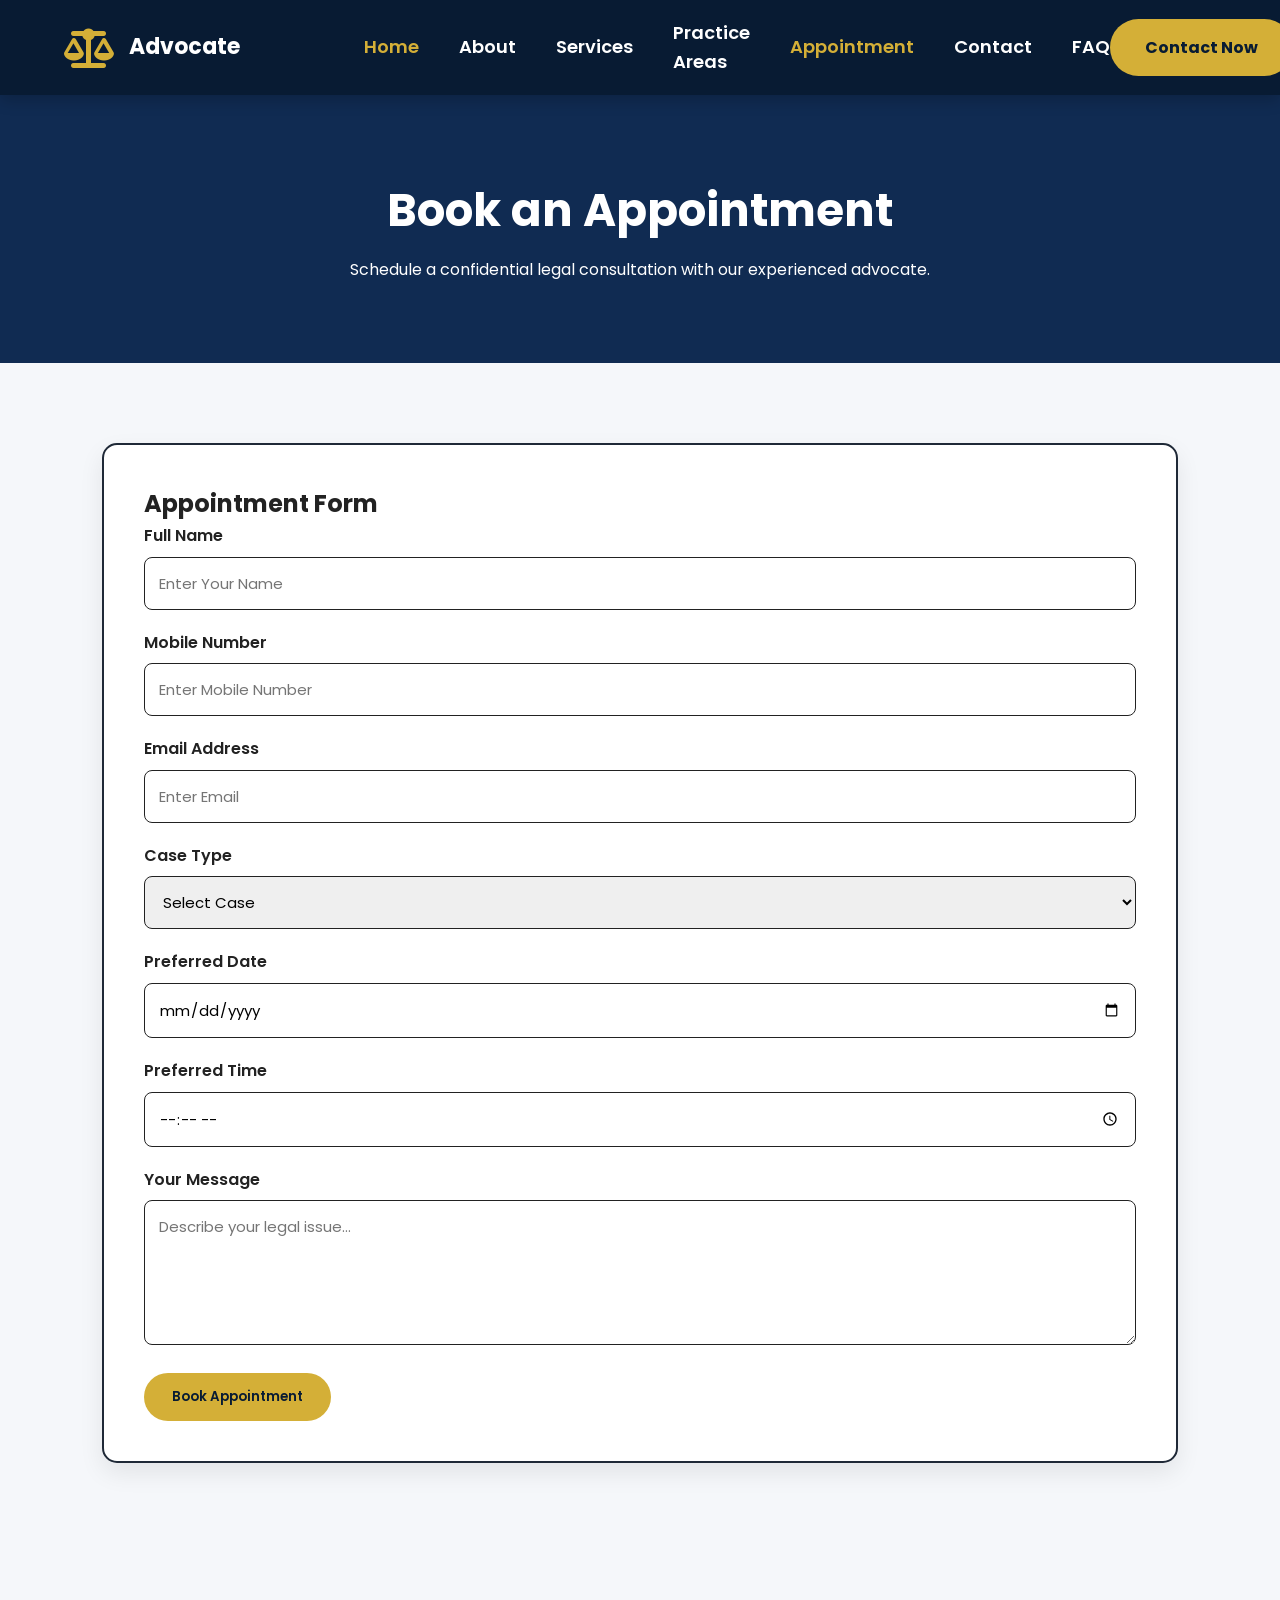
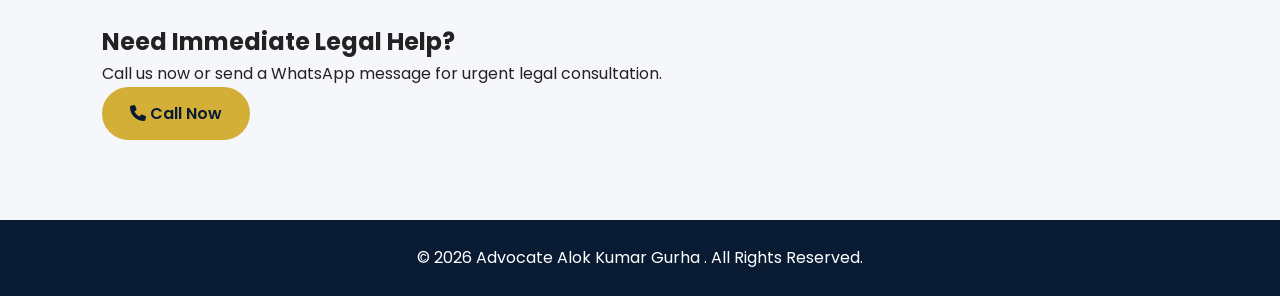
<file: appointment.html>
<!DOCTYPE html>
<html lang="en">
<head>
    <meta charset="UTF-8">
    <meta name="viewport" content="width=device-width, initial-scale=1.0">
<title>Advocate Alok Kumar Gurha | Legal Services</title>
<link rel="icon" href="images/favicon.png">
<link rel="stylesheet" href="css/style.css">
<link rel="stylesheet" href="css/responsive.css">

    <link href="https://fonts.googleapis.com/css2?family=Poppins:wght@300;400;500;600;700&display=swap" rel="stylesheet">

    <link rel="stylesheet"
    href="https://cdnjs.cloudflare.com/ajax/libs/font-awesome/6.7.2/css/all.min.css">
</head>
<body>

<!-- Header -->

<header>

    <div class="logo">
        <i class="fa-solid fa-scale-balanced"></i>
        <h2>Advocate</h2>
    </div>

    <nav>
        <ul>
           <li><a href="index.html" class="active">Home</a></li>
            <li><a href="about.html">About</a></li>
            <li><a href="services.html">Services</a></li>
            <li><a href="practice.html">Practice Areas</a></li>
            <li><a href="appointment.html" class="active">Appointment</a></li>
            <li><a href="contact.html">Contact</a></li>
            <li><a href="faq.html">FAQ</a></li>
        </ul>
    </nav>

    <a href="contact.html" class="btn">Contact Now</a>

</header>

<!-- Banner -->

<section class="page-banner">

    <h1>Book an Appointment</h1>

    <p>
        Schedule a confidential legal consultation with our experienced advocate.
    </p>

</section>

<!-- Appointment Form -->

<section class="appointment-section">

<div class="appointment-container">

    <h2>Appointment Form</h2>

    <form action="https://formspree.io/f/xwlevrlg" method="POST">

        <div class="form-group">

            <label>Full Name</label>

            <input
                type="text"
                name="name"
                placeholder="Enter Your Name"
                required>

        </div>

        <div class="form-group">

            <label>Mobile Number</label>

            <input
                type="tel"
                name="mobile"
                placeholder="Enter Mobile Number"
                required>

        </div>

        <div class="form-group">

            <label>Email Address</label>

            <input
                type="email"
                name="email"
                placeholder="Enter Email"
                required>

        </div>

        <div class="form-group">

            <label>Case Type</label>

            <select name="case_type" required>

                <option value="">Select Case</option>

                <option>Civil Case</option>
               
                <option>Property Case</option>
                <option>Family Case</option>
                <option>Consumer Case</option>
                <option>Corporate Law</option>
               
            </select>

        </div>

        <div class="form-group">

            <label>Preferred Date</label>

            <input
                type="date"
                name="preferred_date"
                required>

        </div>

        <div class="form-group">

            <label>Preferred Time</label>

            <input
                type="time"
                name="preferred_time"
                required>

        </div>

        <div class="form-group">

            <label>Your Message</label>

            <textarea
                name="message"
                rows="5"
                placeholder="Describe your legal issue..."
                required></textarea>

        </div>

        <button type="submit" class="btn">
            Book Appointment
        </button>

    </form>

</div>

</section>

<!-- Contact Info -->

<section class="consultation">

    <h2>Need Immediate Legal Help?</h2>

    <p>
        Call us now or send a WhatsApp message for urgent legal consultation.
    </p>

    <a href="tel:+919999999999" class="btn">
        <i class="fa-solid fa-phone"></i>
        Call Now
    </a>

</section>

<!-- Footer -->

<footer>

    <p>
        © 2026 Advocate Alok Kumar Gurha . All Rights Reserved.
    </p>

</footer>

<script src="js/script.js"></script>

</body>
</html>
</file>
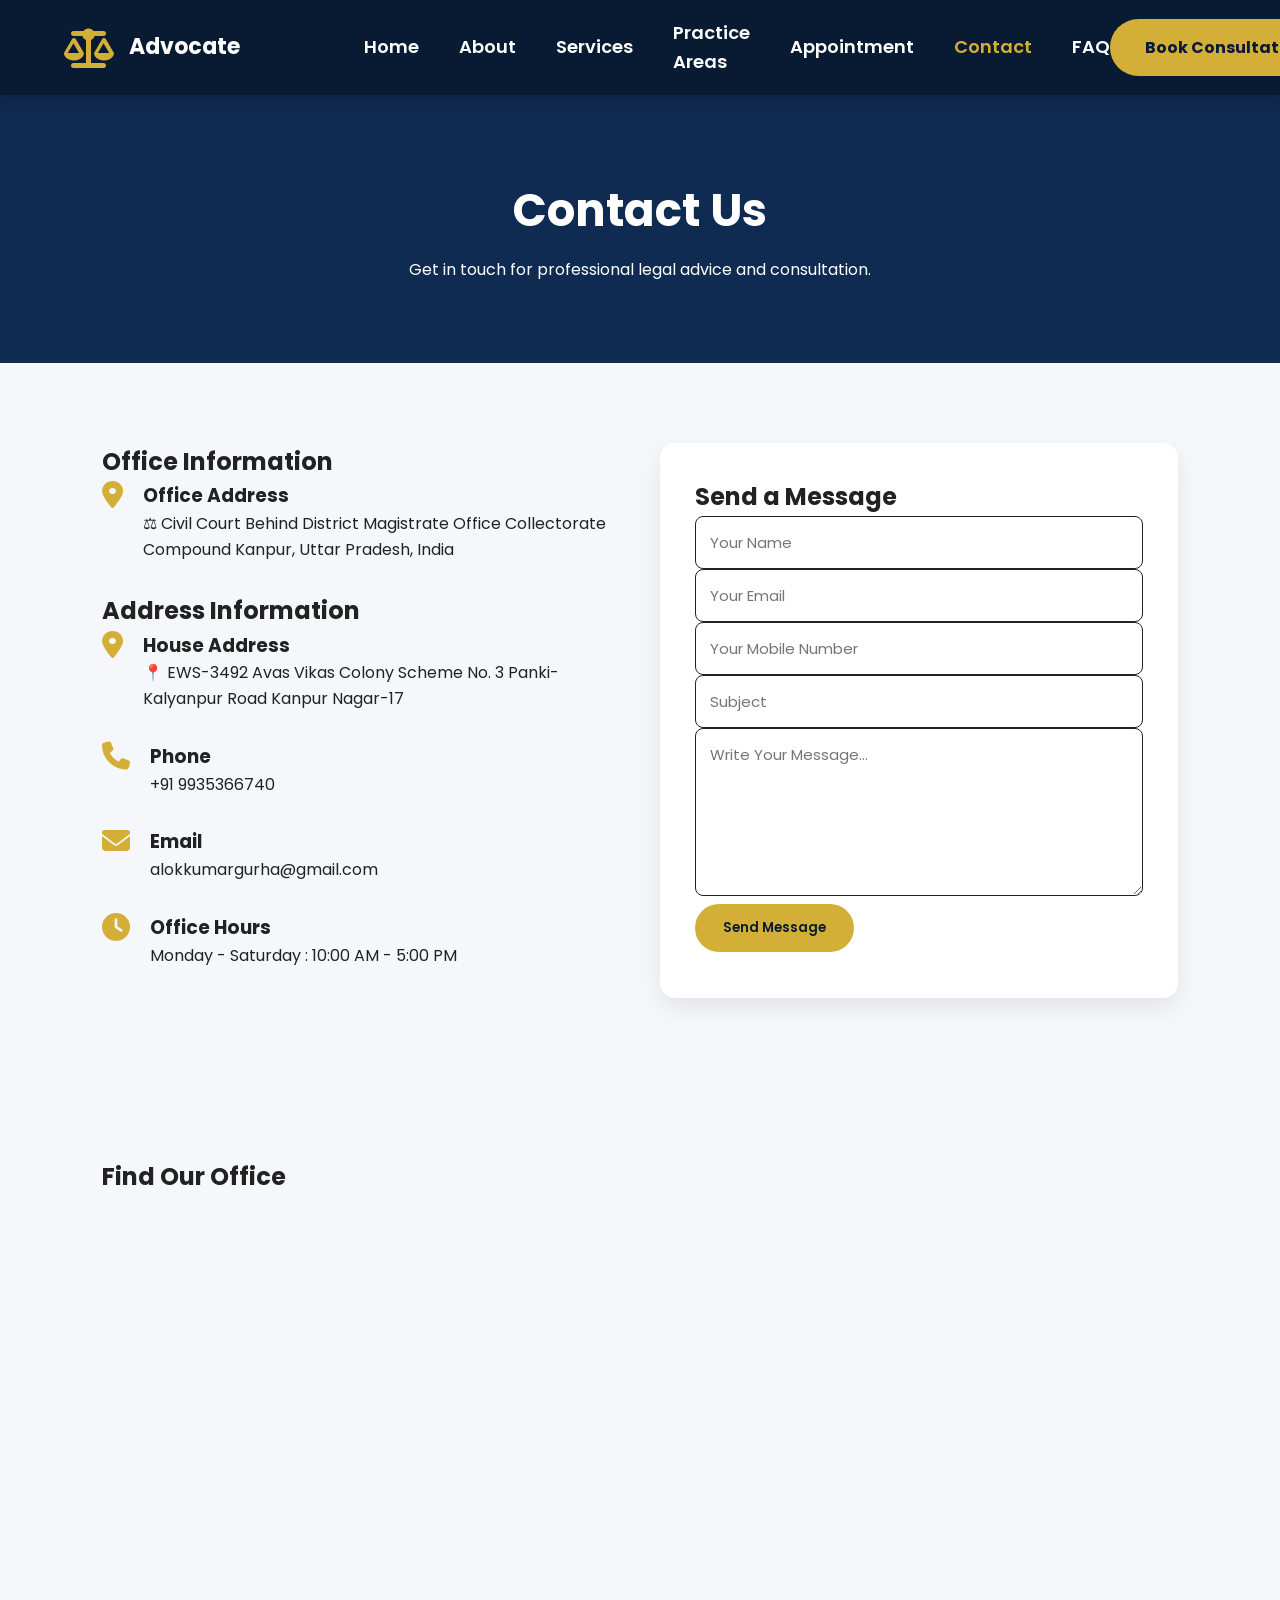
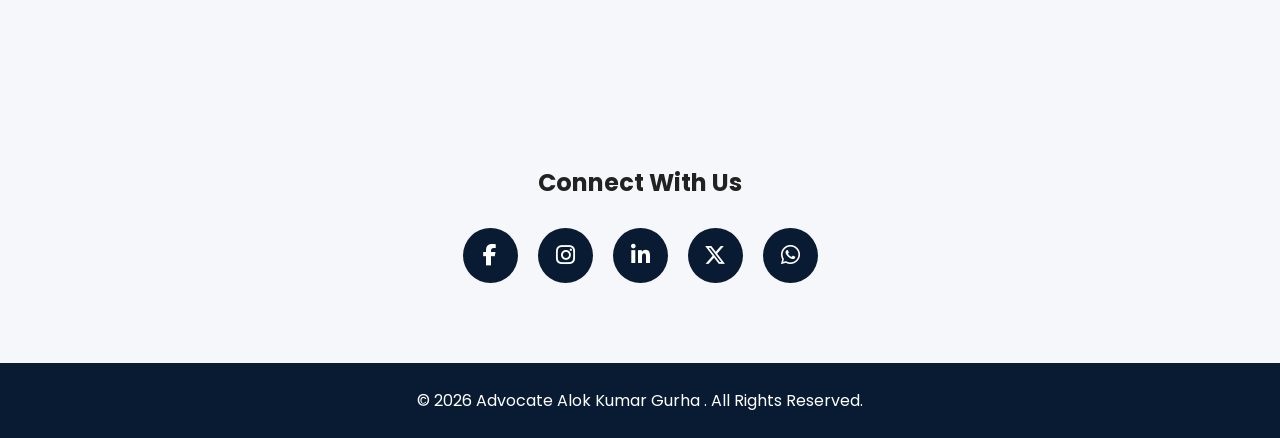
<file: contact.html>
<!DOCTYPE html>
<html lang="en">
<head>
    <meta charset="UTF-8">
    <meta name="viewport" content="width=device-width, initial-scale=1.0">
<title>Advocate Alok Kumar Gurha | Legal Services</title>
<link rel="icon" href="images/favicon.png">
<link rel="stylesheet" href="css/style.css">
<link rel="stylesheet" href="css/responsive.css">

    <link href="https://fonts.googleapis.com/css2?family=Poppins:wght@300;400;500;600;700&display=swap" rel="stylesheet">

    <link rel="stylesheet"
    href="https://cdnjs.cloudflare.com/ajax/libs/font-awesome/6.7.2/css/all.min.css">
</head>

<body>

<!-- Header -->

<header>

    <div class="logo">
        <i class="fa-solid fa-scale-balanced"></i>
        <h2>Advocate</h2>
    </div>

    <nav>
        <ul>
            <li><a href="index.html">Home</a></li>
            <li><a href="about.html">About</a></li>
            <li><a href="services.html">Services</a></li>
            <li><a href="practice.html">Practice Areas</a></li>
            <li><a href="appointment.html">Appointment</a></li>
            <li><a href="contact.html" class="active">Contact</a></li>
            <li><a href="faq.html">FAQ</a></li>
        </ul>
    </nav>

    <a href="appointment.html" class="btn">Book Consultation</a>

</header>

<!-- Banner -->

<section class="page-banner">

    <h1>Contact Us</h1>

    <p>
        Get in touch for professional legal advice and consultation.
    </p>

</section>

<!-- Contact -->

<section class="contact-page">

    <!-- Contact Information -->

    <div class="contact-info">

        <h2>Office Information</h2>

        <div class="info-box">

            <i class="fa-solid fa-location-dot"></i>

            <div>
                <h3>Office Address</h3>
                <p>⚖ Civil Court
Behind District Magistrate Office
Collectorate Compound
Kanpur, Uttar Pradesh, India</p>
            </div>

        </div>

 <h2>Address Information</h2>

        <div class="info-box">

            <i class="fa-solid fa-location-dot"></i>
 <div>
                <h3>House Address</h3>

                <p>
📍
EWS-3492
Avas Vikas Colony
Scheme No. 3
Panki-Kalyanpur Road
Kanpur Nagar-17
                </p>
 </div>
  </div>


        <div class="info-box">

            <i class="fa-solid fa-phone"></i>

            <div>
                <h3>Phone</h3>
                <p>+91 9935366740</p>
            </div>

        </div>

        <div class="info-box">

            <i class="fa-solid fa-envelope"></i>

            <div>
                <h3>Email</h3>
                <p>alokkumargurha@gmail.com</p>
            </div>

        </div>

        <div class="info-box">

            <i class="fa-solid fa-clock"></i>

            <div>
                <h3>Office Hours</h3>
                <p>Monday - Saturday : 10:00 AM - 5:00 PM</p>
            </div>

        </div>

    </div>

    <!-- Contact Form -->

    <div class="contact-form">

        <h2>Send a Message</h2>

     <form action="https://formspree.io/f/xwlevrlg" method="POST">

    <input
        type="text"
        name="name"
        placeholder="Your Name"
        required>

    <input
        type="email"
        name="email"
        placeholder="Your Email"
        required>

    <input
        type="tel"
        name="mobile"
        placeholder="Your Mobile Number"
        required>

    <input
        type="text"
        name="subject"
        placeholder="Subject"
        required>

    <textarea
        name="message"
        rows="6"
        placeholder="Write Your Message..."
        required></textarea>

    <button type="submit" class="btn">
        Send Message
    </button>

</form>

    </div>

</section>

<!-- Google Map -->

<section class="map-section">

    <h2>Find Our Office</h2>

    <iframe
        src="https://www.google.com/maps/embed?pb="
        width="100%"
        height="400"
        style="border:0;"
        allowfullscreen=""
        loading="lazy">
    </iframe>

</section>

<!-- Social Media -->

<section class="social-media">

    <h2>Connect With Us</h2>

    <div class="social-icons">

        <a href="#"><i class="fab fa-facebook-f"></i></a>

        <a href="#"><i class="fab fa-instagram"></i></a>

        <a href="#"><i class="fab fa-linkedin-in"></i></a>

        <a href="#"><i class="fab fa-x-twitter"></i></a>

        <a href="#"><i class="fab fa-whatsapp"></i></a>

    </div>

</section>

<!-- Footer -->

<footer>

    <p>
        © 2026 Advocate Alok Kumar Gurha . All Rights Reserved.
    </p>

</footer>

<script src="js/script.js"></script>

</body>
</html>
</file>
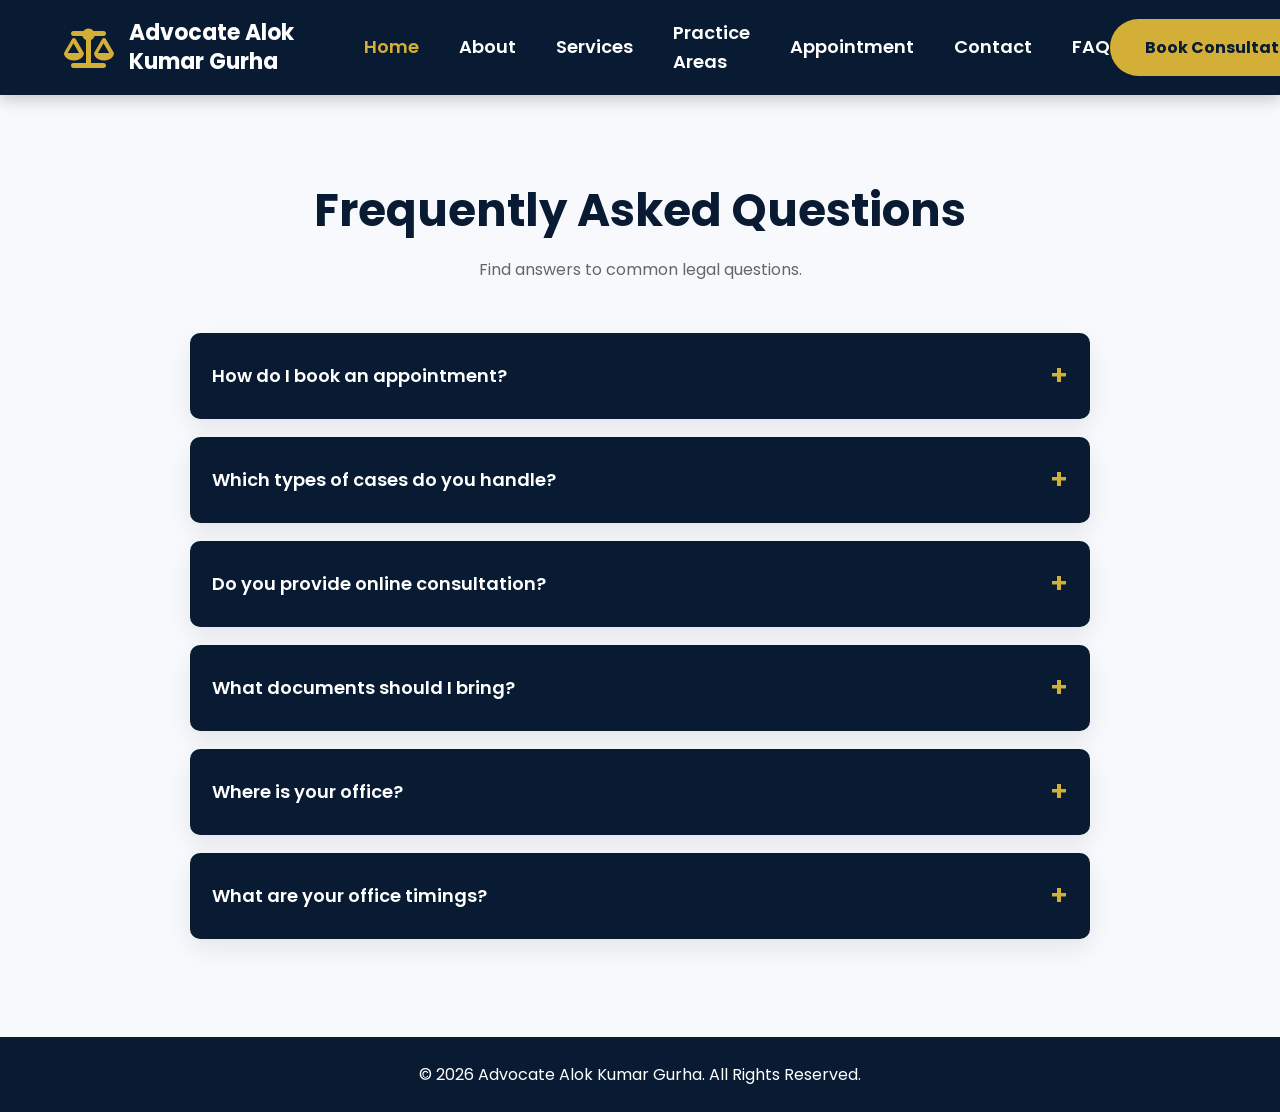
<file: faq.html>
<!DOCTYPE html>
<html lang="en">
<head>
<meta charset="UTF-8">
<meta name="viewport" content="width=device-width, initial-scale=1.0">

<title>FAQ | Advocate Alok Kumar Gurha</title>

<link rel="stylesheet" href="css/style.css">
<link rel="stylesheet" href="css/responsive.css">
<link rel="icon" href="images/favicon.png">
<link href="https://fonts.googleapis.com/css2?family=Poppins:wght@300;400;500;600;700&display=swap" rel="stylesheet">

<link rel="stylesheet"
href="https://cdnjs.cloudflare.com/ajax/libs/font-awesome/6.7.2/css/all.min.css">

<style>

.faq-page{
    padding:80px 8%;
    background:#f8f9fc;
}

.faq-heading{
    text-align:center;
    margin-bottom:50px;
}

.faq-heading h1{
    color:#081b33;
    font-size:45px;
}

.faq-heading p{
    color:#666;
    margin-top:10px;
}

.faq-container{
    max-width:900px;
    margin:auto;
}

.faq-box{
    background:#fff;
    margin-bottom:18px;
    border-radius:10px;
    overflow:hidden;
    box-shadow:0 10px 25px rgba(0,0,0,.08);
}

.faq-question{
    width:100%;
    padding:22px;
    background:#081b33;
    color:#fff;
    border:none;
    display:flex;
    justify-content:space-between;
    align-items:center;
    cursor:pointer;
    font-size:18px;
    font-weight:600;
}

.faq-question span{
    font-size:28px;
    color:#d4af37;
}

.faq-answer{
    display:none;
    padding:20px;
    line-height:1.8;
    color:#555;
}

</style>

</head>

<body>

<header>

<div class="logo">
<i class="fa-solid fa-scale-balanced"></i>
<h2>Advocate Alok Kumar Gurha</h2>
</div>

<nav>
<ul>
   <li><a href="index.html" class="active">Home</a></li>
            <li><a href="about.html">About</a></li>
            <li><a href="services.html">Services</a></li>
            <li><a href="practice.html">Practice Areas</a></li>
            <li><a href="appointment.html">Appointment</a></li>
            <li><a href="contact.html">Contact</a></li>
            <li><a href="faq.html">FAQ</a></li>
</ul>
</nav>

<a href="appointment.html" class="btn">Book Consultation</a>

</header>

<section class="faq-page">

<div class="faq-heading">

<h1>Frequently Asked Questions</h1>

<p>
Find answers to common legal questions.
</p>

</div>

<div class="faq-container">

<div class="faq-box">

<button class="faq-question">

How do I book an appointment?

<span>+</span>

</button>

<div class="faq-answer">

Book online through the Appointment page or call
<strong>+91 9935366740</strong>.

</div>

</div>

<div class="faq-box">

<button class="faq-question">

Which types of cases do you handle?

<span>+</span>

</button>

<div class="faq-answer">

Civil, Criminal, Property, Family, Consumer,
Corporate, Cyber Crime and Documentation matters.

</div>

</div>

<div class="faq-box">

<button class="faq-question">

Do you provide online consultation?

<span>+</span>

</button>

<div class="faq-answer">

Yes. Consultation is available through Phone,
WhatsApp and Video Call.

</div>

</div>

<div class="faq-box">

<button class="faq-question">

What documents should I bring?

<span>+</span>

</button>

<div class="faq-answer">

Bring all legal documents, notices, ID proof,
property papers and supporting evidence.

</div>

</div>

<div class="faq-box">

<button class="faq-question">

Where is your office?

<span>+</span>

</button>

<div class="faq-answer">

⚖ Civil Court Behind District Magistrate Office Collectorate Compound Kanpur, Uttar Pradesh, India

</div>

</div>

<div class="faq-box">

<button class="faq-question">

What are your office timings?

<span>+</span>

</button>

<div class="faq-answer">

Monday to Saturday

10:00 AM to 5:00 PM

</div>

</div>

</div>

</section>

<footer>

<p>

© 2026 Advocate Alok Kumar Gurha. All Rights Reserved.

</p>

</footer>

<script>

const faq=document.querySelectorAll(".faq-question");

faq.forEach((item)=>{

item.addEventListener("click",()=>{

const ans=item.nextElementSibling;

document.querySelectorAll(".faq-answer").forEach((a)=>{

if(a!==ans){

a.style.display="none";

a.previousElementSibling.querySelector("span").innerHTML="+";

}

});

if(ans.style.display==="block"){

ans.style.display="none";

item.querySelector("span").innerHTML="+";

}else{

ans.style.display="block";

item.querySelector("span").innerHTML="−";

}

});

});

</script>

</body>
</html>
</file>
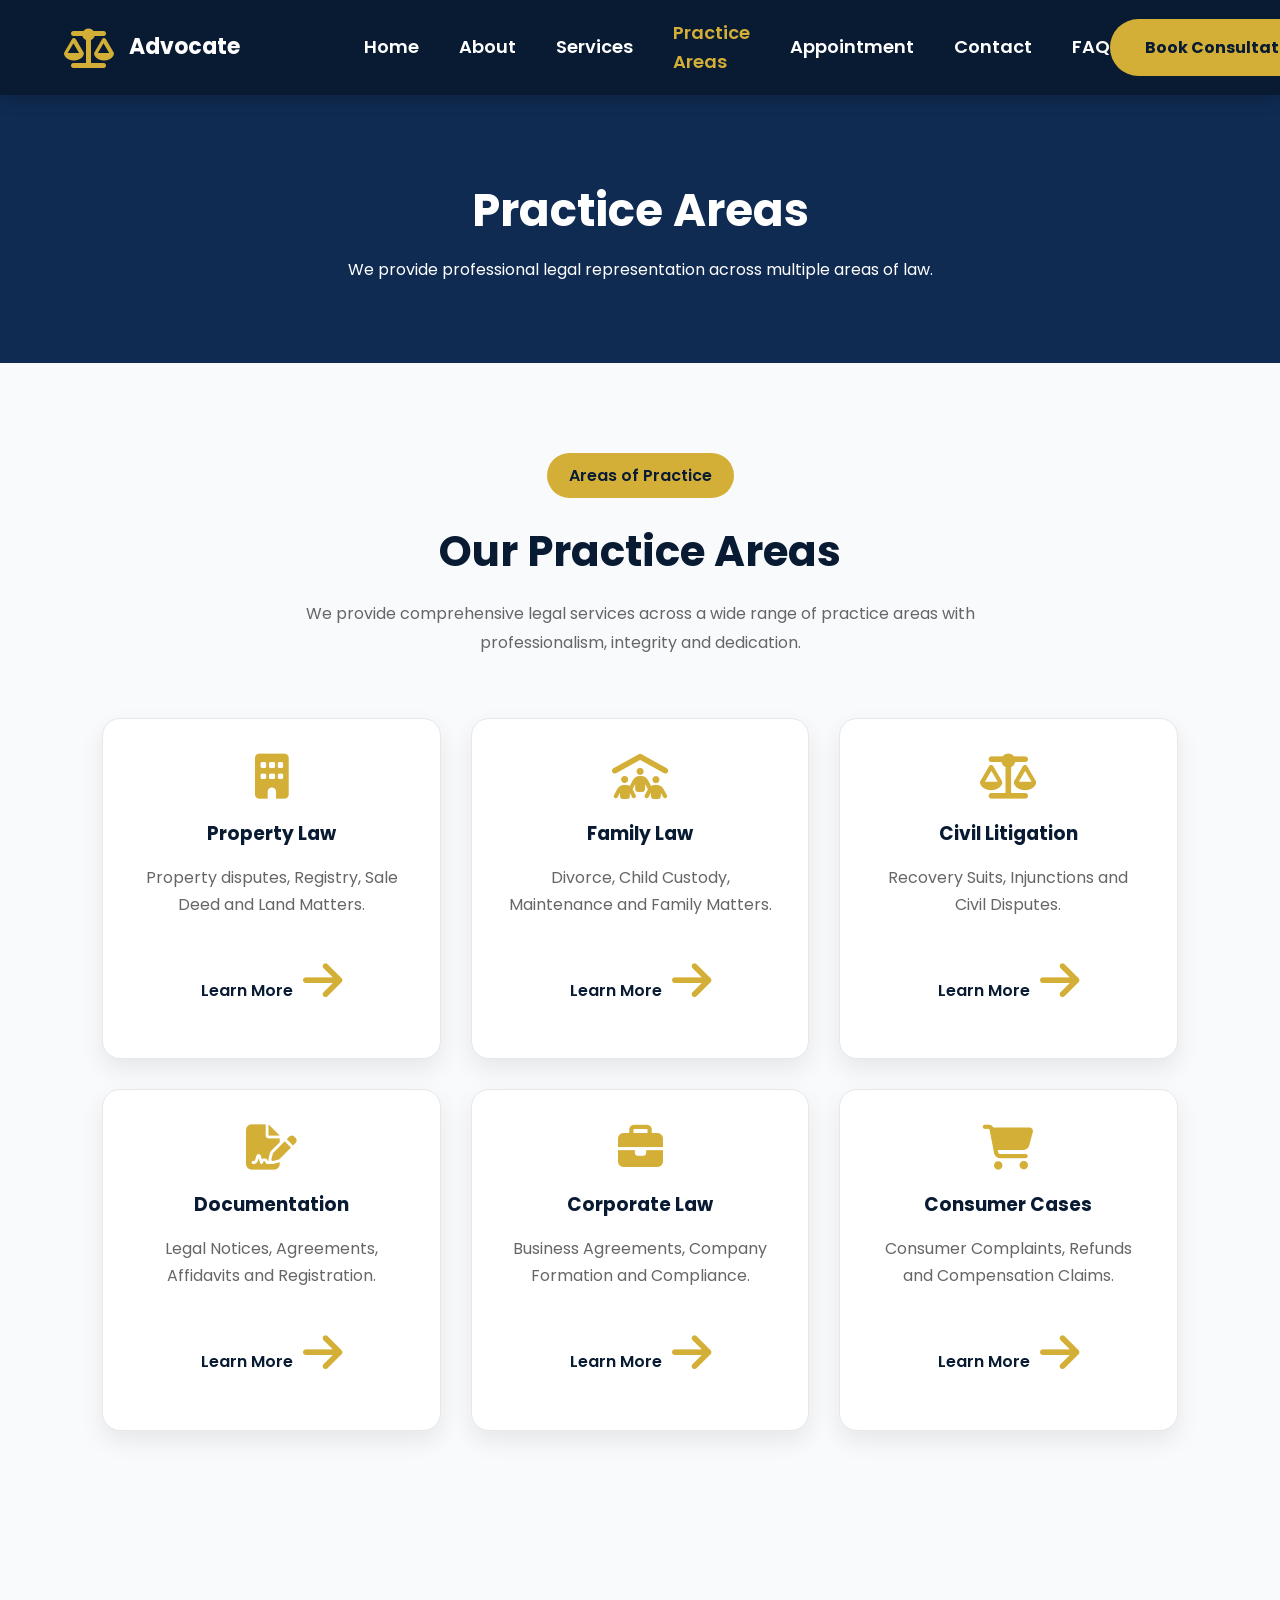
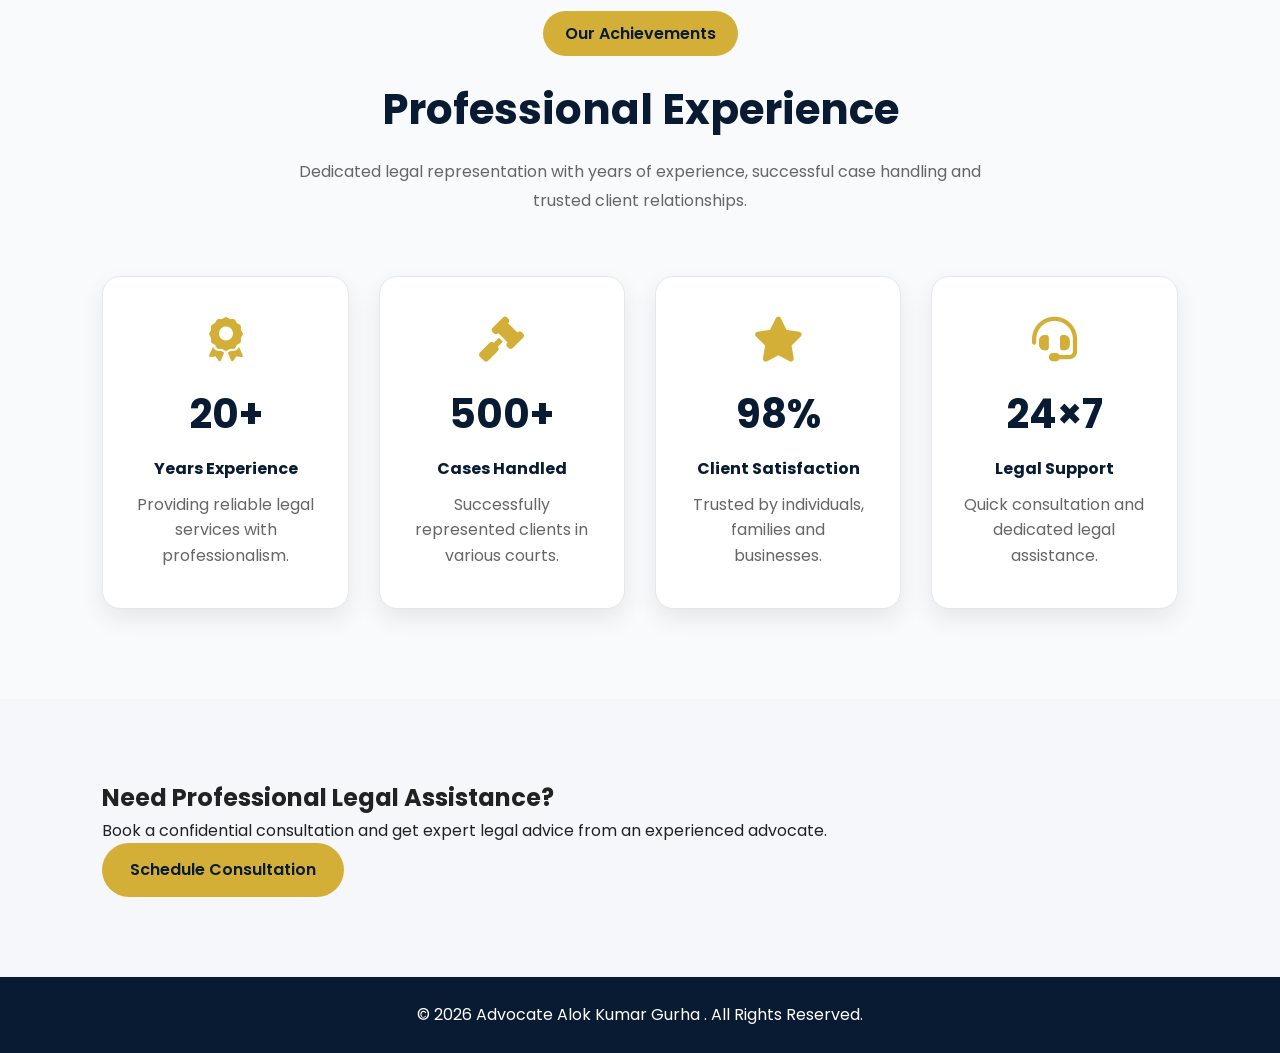
<file: practice.html>
<!DOCTYPE html>
<html lang="en">
<head>
    <meta charset="UTF-8">
    <meta name="viewport" content="width=device-width, initial-scale=1.0">
<title>Advocate Alok Kumar Gurha | Legal Services</title>
<link rel="icon" href="images/favicon.png">
<link rel="stylesheet" href="css/style.css">
<link rel="stylesheet" href="css/responsive.css">

    <link href="https://fonts.googleapis.com/css2?family=Poppins:wght@300;400;500;600;700&display=swap" rel="stylesheet">

    <link rel="stylesheet"
    href="https://cdnjs.cloudflare.com/ajax/libs/font-awesome/6.7.2/css/all.min.css">
</head>
<body>

<!-- Header -->

<header>

    <div class="logo">
        <i class="fa-solid fa-scale-balanced"></i>
        <h2>Advocate</h2>
    </div>

    <nav>
        <ul>
            <li><a href="index.html">Home</a></li>
            <li><a href="about.html">About</a></li>
            <li><a href="services.html">Services</a></li>
            <li><a href="practice.html" class="active">Practice Areas</a></li>
            <li><a href="appointment.html">Appointment</a></li>
            <li><a href="contact.html">Contact</a></li>
            <li><a href="faq.html">FAQ</a></li>
        </ul>
    </nav>

    <a href="appointment.html" class="btn">Book Consultation</a>

</header>

<!-- Banner -->

<section class="page-banner">

    <h1>Practice Areas</h1>

    <p>
        We provide professional legal representation across multiple areas of law.
    </p>

</section>

<!-- Practice Areas -->

<section class="practice">

    <div class="section-title">

        <span class="practice-tag">Areas of Practice</span>

        <h2>Our Practice Areas</h2>

        <p>
            We provide comprehensive legal services across a wide range of
            practice areas with professionalism, integrity and dedication.
        </p>

    </div>

    <div class="practice-section">

        <!-- <div class="practice-card">
            <i class="fa-solid fa-gavel"></i>
            <h3>Criminal Law</h3>
            <p>FIR, Bail, Criminal Trials, Appeals and Defence Cases.</p>
<a href="criminal-law.html" class="learn-btn">
    Learn More <i class="fa-solid fa-arrow-right"></i>
</a>        </div> -->

        <div class="practice-card">
            <i class="fa-solid fa-building"></i>
            <h3>Property Law</h3>
            <p>Property disputes, Registry, Sale Deed and Land Matters.</p>
<a href="property-law.html" class="learn-btn">
    Learn More <i class="fa-solid fa-arrow-right"></i>
</a>        </div>

        <div class="practice-card">
            <i class="fa-solid fa-people-roof"></i>
            <h3>Family Law</h3>
            <p>Divorce, Child Custody, Maintenance and Family Matters.</p>
<a href="family-law.html" class="learn-btn">
    Learn More <i class="fa-solid fa-arrow-right"></i>
</a>        </div>

        <div class="practice-card">
            <i class="fa-solid fa-scale-balanced"></i>
            <h3>Civil Litigation</h3>
            <p>Recovery Suits, Injunctions and Civil Disputes.</p>
<a href="civil-law.html" class="learn-btn">
    Learn More <i class="fa-solid fa-arrow-right"></i>
</a>        </div>

        <div class="practice-card">
            <i class="fa-solid fa-file-signature"></i>
            <h3>Documentation</h3>
            <p>Legal Notices, Agreements, Affidavits and Registration.</p>
<a href="documentation.html" class="learn-btn">
    Learn More <i class="fa-solid fa-arrow-right"></i>
</a>        </div>

        <!-- <div class="practice-card">
            <i class="fa-solid fa-laptop-code"></i>
            <h3>Cyber Law</h3>
            <p>Cyber Crime, Online Fraud and Digital Legal Support.</p>
<a href="cyber-law.html" class="learn-btn">
    Learn More <i class="fa-solid fa-arrow-right"></i>
</a>        </div> -->

        <div class="practice-card">
            <i class="fa-solid fa-briefcase"></i>
            <h3>Corporate Law</h3>
            <p>Business Agreements, Company Formation and Compliance.</p>
<a href="corporate-law.html" class="learn-btn">
    Learn More <i class="fa-solid fa-arrow-right"></i>
</a>        </div>

        <div class="practice-card">
            <i class="fa-solid fa-cart-shopping"></i>
            <h3>Consumer Cases</h3>
            <p>Consumer Complaints, Refunds and Compensation Claims.</p>
<a href="consumer-law.html" class="learn-btn">
    Learn More <i class="fa-solid fa-arrow-right"></i>
</a>        </div>

    </div>

</section>
<!-- Experience -->
<section class="experience">

    <div class="section-title">

        <span class="exp-tag">Our Achievements</span>

        <h2>Professional Experience</h2>

        <p>
            Dedicated legal representation with years of experience,
            successful case handling and trusted client relationships.
        </p>

    </div>

    <div class="stats">

        <div class="stat-box">

            <i class="fa-solid fa-award"></i>

            <h3>20+</h3>

            <h4>Years Experience</h4>

            <p>Providing reliable legal services with professionalism.</p>

        </div>

        <div class="stat-box">

            <i class="fa-solid fa-gavel"></i>

            <h3>500+</h3>

            <h4>Cases Handled</h4>

            <p>Successfully represented clients in various courts.</p>

        </div>

        <div class="stat-box">

            <i class="fa-solid fa-star"></i>

            <h3>98%</h3>

            <h4>Client Satisfaction</h4>

            <p>Trusted by individuals, families and businesses.</p>

        </div>

        <div class="stat-box">

            <i class="fa-solid fa-headset"></i>

            <h3>24×7</h3>

            <h4>Legal Support</h4>

            <p>Quick consultation and dedicated legal assistance.</p>

        </div>

    </div>

</section>
<!-- CTA -->

<section class="consultation">

    <h2>Need Professional Legal Assistance?</h2>

    <p>
        Book a confidential consultation and get expert legal advice from an experienced advocate.
    </p>

    <a href="appointment.html" class="btn">
        Schedule Consultation
    </a>

</section>

<!-- Footer -->

<footer>

    <p>
        © 2026 Advocate Alok Kumar Gurha . All Rights Reserved.
    </p>

</footer>

<script src="js/script.js"></script>

</body>
</html>
</file>
<file: css/style.css>
/*==============================
  GOOGLE FONT
==============================*/
@import url('https://fonts.googleapis.com/css2?family=Poppins:wght@300;400;500;600;700;800&display=swap');

/*==============================
  RESET
==============================*/
*{
    margin:0;
    padding:0;
    box-sizing:border-box;
    font-family:'Poppins',sans-serif;
    scroll-behavior:smooth;
}

body{
    background:#f5f7fa;
    color:#222;
    line-height:1.6;
}

img{
    max-width:100%;
    display:block;
}

a{
    text-decoration:none;
}

ul{
    list-style:none;
}

section{
    padding:80px 8%;
}

/*==============================
  HEADER
==============================*/

/*================ HEADER =================*/

header{

    position:sticky;
    top:0;
    z-index:999;

    width:100%;
    height:95px;

    background:#081b33;

    display:flex;
    align-items:center;
    justify-content:space-between;

    padding:0 5%;

    box-shadow:0 5px 15px rgba(0,0,0,.2);

}

.logo{

    display:flex;
    align-items:center;
    gap:15px;

    flex:0 0 320px;

}

.logo i{

    font-size:40px;
    color:#d4af37;

}

.logo h2{

    color:#fff;
    font-size:22px;
    line-height:1.3;

}

nav{

    flex:1;
    display:flex;
    justify-content:center;

}

nav ul{

    display:flex;
    align-items:center;
    gap:40px;

}

nav ul li a{

    color:#fff;
    font-size:18px;
    font-weight:600;
    transition:.3s;

}

nav ul li a:hover,
nav ul li a.active{

    color:#d4af37;

}

header .btn{

    background:#d4af37;
    color:#081b33;

    padding:16px 35px;

    border-radius:50px;

    font-weight:700;

    white-space:nowrap;

}
/*==============================
  BUTTON
==============================*/

header{
    display:grid;
    grid-template-columns:300px 1fr auto;
    align-items:center;
    padding:15px 5%;
}

nav{
    justify-self:center;
}

header .btn{
    justify-self:end;
}




.btn,
.hero-btn{
    display:inline-block;
    background:#d4af37;
    color:#081b33;
    padding:12px 28px;
    border-radius:50px;
    font-weight:600;
    transition:.3s;
}

.btn:hover,
.hero-btn:hover{
    background:#fff;
    transform:translateY(-3px);
}
.btn{
    background:#d4af37;
    color:#081b33;
    padding:14px 28px;
    border-radius:40px;
    font-weight:600;
    white-space:nowrap;
    margin-left:auto;
}
/*==============================
 HERO
==============================*/



.hero-text h1{

    font-size:70px;
    color:#fff;
    font-weight:700;
    line-height:1.2;
    min-height:250px;

}

#typing{
    white-space: pre-line;
    display: inline-block;
}
@keyframes blink{

    50%{
        border-color:transparent;
    }

}


.hero{
    min-height:90vh;
    display:flex;
    justify-content:space-between;
    align-items:center;
    gap:50px;
    background:linear-gradient(#081b33,#102b52);
    color:#fff;
}

.hero-text{
    flex:1;
}

.hero-text h4{
    color:#d4af37;
    margin-bottom:15px;
}

.hero-text h1{
    font-size:55px;
    margin-bottom:20px;
}

.hero-text p{
    margin-bottom:35px;
}

.hero-image{
    flex:1;
    text-align:center;
}

.hero-image img{
    width:450px;
    border-radius:20px;
    box-shadow:0 15px 40px rgba(0,0,0,.4);
}

/*==============================
PAGE BANNER
==============================*/

.page-banner{
    background:#102b52;
    color:#fff;
    text-align:center;
}

.page-banner h1{
    font-size:45px;
    margin-bottom:10px;
}

/*==============================
ABOUT
==============================*/

.about,
.about-page{
    display:flex;
    gap:60px;
    align-items:center;
}

.about-content h2{
    margin-bottom:20px;
}

.about-content p{
    margin-bottom:15px;
}

.about-content ul li{
    margin:12px 0;
}

/*==============================
SERVICES
==============================*/


.services,
.services-page,
.practice-section{
    display:grid;
    grid-template-columns:repeat(auto-fit,minmax(250px,1fr));
    gap:30px;
}

.card,
.service-card,
.practice-card{

    background:#fff;
    padding:30px;
    border-radius:15px;
    text-align:center;
    box-shadow:0 10px 25px rgba(0,0,0,.08);
    transition:.3s;
}

.card:hover,
.service-card:hover,
.practice-card:hover{

    transform:translateY(-10px);

}

.card i,
.service-card i,
.practice-card i{

    font-size:45px;
    color:#d4af37;
    margin-bottom:20px;

}

.card h3,
.service-card h3,
.practice-card h3{

    margin-bottom:15px;

}

/*==============================
WHY CHOOSE
==============================*/

.choose{
    background:#eef2f7;
    text-align:center;
}

.choose h2{
    margin-bottom:50px;
}

.choose-box{
    display:grid;
    grid-template-columns:repeat(auto-fit,minmax(220px,1fr));
    gap:30px;
}

.choose-box div{

    background:#fff;
    padding:35px;
    border-radius:15px;
    box-shadow:0 5px 20px rgba(0,0,0,.08);

}

/*==============================
STATS
==============================*/

.stats{

    display:grid;
    grid-template-columns:repeat(auto-fit,minmax(200px,1fr));
    gap:30px;
    margin-top:40px;

}

.stat-box{

    background:#081b33;
    color:#fff;
    text-align:center;
    padding:40px;
    border-radius:15px;

}

.stat-box h3{

    color:#d4af37;
    font-size:40px;

}

/*==============================
FORMS
==============================*/

.appointment-container,
.contact-form{

    background:#fff;
    padding:35px;
    border-radius:15px;
    box-shadow:0 10px 25px rgba(0,0,0,.08);

}

.form-group{
    margin-bottom:20px;
}

.form-group label{
    display:block;
    margin-bottom:8px;
    font-weight:600;
}

input,
textarea,
select{

    width:100%;
    padding:14px;
    border:1px solid #ccc;
    border-radius:8px;
    outline:none;
    font-size:15px;

}

input:focus,
textarea:focus,
select:focus{

    border-color:#d4af37;

}

button{
    border:none;
    cursor:pointer;
}

/*==============================
CONTACT
==============================*/

.contact-page{

    display:grid;
    grid-template-columns:1fr 1fr;
    gap:40px;

}

.info-box{

    display:flex;
    align-items:flex-start;
    gap:20px;
    margin-bottom:30px;

}

.info-box i{

    font-size:28px;
    color:#d4af37;

}

/*==============================
MAP
==============================*/

.map-section iframe{

    border-radius:15px;

}

/*==============================
SOCIAL
==============================*/

.social-media{

    text-align:center;

}

.social-icons{

    display:flex;
    justify-content:center;
    gap:20px;
    margin-top:25px;

}

.social-icons a{

    width:55px;
    height:55px;
    background:#081b33;
    color:#fff;
    border-radius:50%;
    display:flex;
    align-items:center;
    justify-content:center;
    font-size:22px;
    transition:.3s;

}

.social-icons a:hover{

    background:#d4af37;
    color:#081b33;

}

/*==============================
FOOTER
==============================*/

footer{

    background:#081b33;
    color:#fff;
    text-align:center;
    padding:25px;

}

/*==============================
RESPONSIVE
==============================*/

@media(max-width:992px){

header{

    flex-direction:column;
    gap:20px;

}

.hero{

    flex-direction:column;
    text-align:center;
    padding-top:50px;

}

.hero-text h1{

    font-size:40px;

}

.about,
.about-page,
.contact-page{

    grid-template-columns:1fr;
    display:grid;

}

.hero-image img{

    width:100%;

}

}

@media(max-width:768px){

nav ul{

    flex-wrap:wrap;
    justify-content:center;

}

.hero-text h1{

    font-size:32px;

}

.page-banner h1{

    font-size:32px;

}

section{

    padding:60px 5%;

}

}


/*================ PREMIUM HERO =================*/

.hero{
    width:100%;
    min-height:100vh;
    margin:0;
    padding:0;
    display:flex;
    align-items:center;
    background:url("../images/hero-bg.jpg") center center/cover no-repeat;
    position:relative;
}

.hero-overlay{

    position:absolute;

    width:100%;
    height:100%;

    background:linear-gradient(
    90deg,
    rgba(3,18,42,.92),
    rgba(3,18,42,.75));

}

.hero-content{
    width:100%;
    max-width:1400px;
    margin:auto;
    padding:80px 8%;
    display:flex;
    justify-content:space-between;
    align-items:center;
    gap:60px;
    position:relative;
    z-index:2;
}


html,
body{
    margin:0;
    padding:0;
    overflow-x:hidden;
}




.news-ticker{

    background:#d4af37;
    color:#081b33;
    overflow:hidden;
    white-space:nowrap;
    padding:12px 0;
    font-weight:600;

}

.news-track{

    display:inline-block;
    padding-left:100%;
    animation:ticker 20s linear infinite;

}

@keyframes ticker{

    from{
        transform:translateX(0);
    }

    to{
        transform:translateX(-100%);
    }

}


.hero-text{

    flex:1;

    color:white;

}

.hero-tag{

    display:inline-block;

    background:#d4af37;

    color:#081b33;

    padding:10px 20px;

    border-radius:50px;

    font-weight:600;

    margin-bottom:25px;

}

.hero-text h1{

    font-size:65px;

    margin-bottom:15px;

    line-height:1.1;

}

.hero-text h3{

    color:#d4af37;

    margin-bottom:25px;

}

.hero-text p{

    font-size:18px;

    max-width:650px;

    margin-bottom:35px;

}

.hero-buttons{

    display:flex;

    gap:20px;

    margin-bottom:50px;

}

.call-btn{

    background:transparent;

    color:white;

    border:2px solid #d4af37;

    padding:14px 30px;

    border-radius:40px;

    transition:.4s;

}

.call-btn:hover{

    background:#d4af37;

    color:#081b33;

}

.hero-info{

    display:flex;

    gap:30px;

}

.hero-info div{

    background:rgba(255,255,255,.08);

    backdrop-filter:blur(12px);

    padding:20px;

    border-radius:15px;

    text-align:center;

    min-width:130px;

}

.hero-info h2{

    color:#d4af37;

    font-size:35px;

}

.hero-image{

    flex:1;

    text-align:center;

}

.hero-image img{

    width:430px;

    border-radius:20px;

    border:6px solid #d4af37;

    box-shadow:0 20px 45px rgba(0,0,0,.4);

    animation:float 4s ease-in-out infinite;

}

@keyframes float{

0%{

transform:translateY(0);

}

50%{

transform:translateY(-12px);

}

100%{

transform:translateY(0);

}

}


.services{

    display:grid;
    grid-template-columns:45% 55%;
    gap:60px;
    align-items:center;

}

.services-left h2{

    font-size:42px;
    color:#081b33;
    margin:20px 0;

}

.service-tag{

    display:inline-block;
    background:#d4af37;
    color:#081b33;
    padding:10px 22px;
    border-radius:30px;
    font-weight:600;
    margin-bottom:20px;

}

.services-left p{

    color:#555;
    line-height:1.8;
    margin-bottom:30px;

}

.feature{

    display:flex;
    gap:15px;
    margin-bottom:25px;

}

.feature i{

    color:#d4af37;
    font-size:24px;
    margin-top:5px;

}

.feature h4{

    margin-bottom:5px;
    color:#081b33;

}

.service-box{

    display:grid;
    grid-template-columns:repeat(2,1fr);
    gap:25px;

}

.card{

    background:#fff;
    border-radius:15px;
    padding:30px;
    text-align:center;
    box-shadow:0 10px 25px rgba(0,0,0,.08);
    transition:.3s;

}

.card:hover{

    transform:translateY(-8px);

}


.appointment-container{

    background:#fff;
    padding:40px;
    border-radius:15px;
    border:2px solid #222;
    transition:.3s;

}

.appointment-container:hover{

    border-color:#d4af37;
    box-shadow:0 15px 35px rgba(0,0,0,.15);

}

.appointment-container{

    background:#fff;
    padding:40px;
    border-radius:15px;

    border:1px solid rgba(0,0,0,.25);

    box-shadow:0 10px 25px rgba(0,0,0,.08);

}

.appointment-container{

    background:#fff;
    padding:40px;
    border-radius:15px;

    border:2px solid #1f2937;   /* Black Border */

    box-shadow:0 10px 25px rgba(0,0,0,.08);

}


input,
select,
textarea{

    width:100%;
    padding:14px;
    border:1.5px solid #222;
    border-radius:8px;
    outline:none;
    transition:.3s;

}

input:focus,
select:focus,
textarea:focus{

    border-color:#d4af37;
    box-shadow:0 0 8px rgba(212,175,55,.3);

}


.choose-box div:hover{

    border-color:#d4af37;

    transform:translateY(-8px);

    box-shadow:0 15px 35px rgba(0,0,0,.12);

}

.choose-box div{

    background:#fff;
    padding:35px;
    border-radius:15px;

    border:1px solid #e5e7eb;   /* Light Border */

    box-shadow:0 10px 25px rgba(0,0,0,.05);

    transition:.3s;

}


/*================ WHY CHOOSE =================*/

.choose-box div{

    background:#fff !important;

    border:2px solid #dcdcdc !important;

    border-radius:15px;

    padding:35px;

    box-shadow:0 8px 20px rgba(0,0,0,.08);

    transition:.3s;

}

.choose-box div:hover{

    border:2px solid #d4af37 !important;

    transform:translateY(-8px);

    box-shadow:0 15px 35px rgba(0,0,0,.15);

}



/*================ SERVICES SECTION ================*/

.services{

    display:grid;
    grid-template-columns:45% 55%;
    gap:60px;
    align-items:center;
    padding:80px 8%;

}

.services-left{

    background:#fff;
    border:1px solid #e5e7eb;
    border-radius:18px;
    padding:40px;
    box-shadow:0 10px 25px rgba(0,0,0,.06);
    transition:.3s;

}

.services-left:hover{

    border-color:#d4af37;
    box-shadow:0 18px 40px rgba(0,0,0,.12);

}

.service-tag{

    display:inline-block;
    background:#d4af37;
    color:#081b33;
    padding:10px 22px;
    border-radius:30px;
    font-weight:600;
    margin-bottom:20px;

}

.services-left h2{

    font-size:42px;
    color:#081b33;
    margin:20px 0;

}

.services-left p{

    color:#555;
    line-height:1.8;

}

.feature{

    display:flex;
    align-items:flex-start;
    gap:15px;
    margin:25px 0;

}

.feature i{

    color:#d4af37;
    font-size:22px;
    margin-top:5px;

}

.feature div{

    border:1px solid #ececec;
    border-radius:12px;
    padding:15px;
    width:100%;
    transition:.3s;

}

.feature div:hover{

    border-color:#d4af37;
    background:#fffdf7;

}

.service-box{

    display:grid;
    grid-template-columns:repeat(2,1fr);
    gap:25px;

}

.card{

    background:#fff;
    border:1px solid #e5e7eb;
    border-radius:18px;
    padding:35px;
    text-align:center;
    box-shadow:0 10px 25px rgba(0,0,0,.06);
    transition:.3s;

}

.card:hover{

    transform:translateY(-8px);
    border-color:#d4af37;
    box-shadow:0 18px 35px rgba(0,0,0,.12);

}

.card i{

    font-size:42px;
    color:#d4af37;
    margin-bottom:18px;

}

.card h3{

    margin-bottom:12px;
    color:#081b33;

}

.card p{

    color:#666;

}



.about{

    display:grid;
    grid-template-columns:40% 60%;
    gap:60px;
    align-items:center;
    padding:90px 8%;

}

.about-image img{

    width:100%;
    border-radius:20px;
    border:4px solid #d4af37;
    box-shadow:0 15px 35px rgba(0,0,0,.15);

}

.about-content{

    background:#fff;
    border:1px solid #e5e7eb;
    border-radius:18px;
    padding:40px;
    box-shadow:0 10px 25px rgba(0,0,0,.08);

}

.about-tag{

    display:inline-block;
    background:#d4af37;
    color:#081b33;
    padding:10px 22px;
    border-radius:30px;
    font-weight:600;
    margin-bottom:20px;

}

.about-content h2{

    font-size:42px;
    margin-bottom:20px;
    color:#081b33;

}

.about-content p{

    color:#555;
    line-height:1.8;

}

.about-item{

    display:flex;
    gap:18px;
    margin-top:25px;

}

.about-item i{

    color:#d4af37;
    font-size:28px;
    margin-top:6px;

}

.about-item h4{

    color:#081b33;
    margin-bottom:6px;

}


/*================ MISSION =================*/

.mission{

    display:grid;
    grid-template-columns:60% 40%;
    gap:60px;
    align-items:center;
    padding:90px 8%;
    background:#f8fafc;

}

.mission-tag{

    display:inline-block;
    background:#d4af37;
    color:#081b33;
    padding:10px 22px;
    border-radius:30px;
    font-weight:600;
    margin-bottom:20px;

}

.mission h2{

    font-size:42px;
    color:#081b33;
    margin-bottom:20px;

}

.mission p{

    color:#555;
    line-height:1.8;

}

.mission-points{

    margin-top:35px;

}

.mission-item{

    display:flex;
    align-items:center;
    gap:15px;
    margin-bottom:18px;

}

.mission-item i{

    color:#d4af37;
    font-size:24px;

}

.mission-card{

    background:#fff;
    border:1px solid #e5e7eb;
    border-radius:20px;
    padding:45px;
    text-align:center;
    box-shadow:0 12px 30px rgba(0,0,0,.08);
    transition:.3s;

}

.mission-card:hover{

    transform:translateY(-8px);
    border-color:#d4af37;

}

.mission-card i{

    font-size:60px;
    color:#d4af37;
    margin-bottom:20px;

}

.mission-card h3{

    color:#081b33;
    margin-bottom:15px;

}


/*================ EXPERIENCE =================*/

.experience{

    background:#f8fafc;
    padding:90px 8%;

}

.section-title{

    text-align:center;
    margin-bottom:60px;

}

.exp-tag{

    display:inline-block;
    background:#d4af37;
    color:#081b33;
    padding:10px 22px;
    border-radius:30px;
    font-weight:600;
    margin-bottom:20px;

}

.section-title h2{

    font-size:42px;
    color:#081b33;
    margin-bottom:15px;

}

.section-title p{

    max-width:700px;
    margin:auto;
    color:#666;
    line-height:1.8;

}

.stats{

    display:grid;
    grid-template-columns:repeat(4,1fr);
    gap:30px;

}

.stat-box{

    background:#fff;
    border:1px solid #e5e7eb;
    border-radius:18px;
    padding:40px 30px;
    text-align:center;
    box-shadow:0 10px 25px rgba(0,0,0,.08);
    transition:.3s;

}

.stat-box:hover{

    transform:translateY(-10px);
    border-color:#d4af37;
    box-shadow:0 18px 35px rgba(0,0,0,.12);

}

.stat-box i{

    font-size:45px;
    color:#d4af37;
    margin-bottom:20px;

}

.stat-box h3{

    font-size:40px;
    color:#081b33;
    margin-bottom:10px;

}

.stat-box h4{

    color:#081b33;
    margin-bottom:10px;

}

.stat-box p{

    color:#666;
    line-height:1.6;

}


/*================ PRACTICE AREA ================*/

.practice{

    padding:90px 8%;
    background:#f8fafc;

}

.practice-tag{

    display:inline-block;
    background:#d4af37;
    color:#081b33;
    padding:10px 22px;
    border-radius:30px;
    font-weight:600;
    margin-bottom:20px;

}

.practice .section-title{

    text-align:center;
    margin-bottom:60px;

}

.practice .section-title h2{

    font-size:42px;
    color:#081b33;
    margin-bottom:15px;

}

.practice .section-title p{

    max-width:700px;
    margin:auto;
    color:#666;
    line-height:1.8;

}

.practice-section{

    display:grid;
    grid-template-columns:repeat(auto-fit,minmax(280px,1fr));
    gap:30px;

}

.practice-card{

    background:#fff;
    border:1px solid #e5e7eb;
    border-radius:18px;
    padding:35px;
    text-align:center;
    transition:.3s;
    box-shadow:0 10px 25px rgba(0,0,0,.08);

}

.practice-card:hover{

    transform:translateY(-10px);
    border-color:#d4af37;
    box-shadow:0 18px 35px rgba(0,0,0,.12);

}

.practice-card i{

    font-size:45px;
    color:#d4af37;
    margin-bottom:20px;

}

.practice-card h3{

    color:#081b33;
    margin-bottom:15px;

}

.practice-card p{

    color:#666;
    line-height:1.7;
    margin-bottom:20px;

}

.practice-card a{

    color:#081b33;
    font-weight:600;
    transition:.3s;

}

.practice-card a:hover{

    color:#d4af37;

}

.learn-btn{

    display:inline-flex;
    align-items:center;
    gap:10px;

    color:#081b33;
    font-weight:600;

    text-decoration:none;

    margin-top:20px;

    transition:.3s;

}

.learn-btn:hover{

    color:#d4af37;

}

.learn-btn i{

    transition:.3s;

}

.learn-btn:hover i{

    transform:translateX(8px);

}


.faq-container{

    max-width:900px;
    margin:50px auto;

}

.faq-item{

    margin-bottom:20px;
    border:1px solid #ddd;
    border-radius:10px;
    overflow:hidden;
    background:#fff;

}

.faq-question{

    width:100%;
    padding:18px 25px;
    background:#081b33;
    color:#fff;
    border:none;
    display:flex;
    justify-content:space-between;
    align-items:center;
    cursor:pointer;
    font-size:18px;
    font-weight:600;

}

.faq-answer{

    display:none;

    padding:20px;

    background:#fff;

    color:#555;

    line-height:1.7;

}

.service-card:hover{

    transform:translateY(-10px) scale(1.02);

    border:2px solid #d4af37;

    box-shadow:
    0 0 10px #d4af37,
    0 0 20px rgba(212,175,55,.8),
    0 0 40px rgba(212,175,55,.5);

}

.service-card:hover{

    transform:translateY(-8px) scale(1.02);

    border:2px solid #d4af37;

    box-shadow:
        0 0 10px #d4af37,
        0 0 20px rgba(212,175,55,.7),
        0 0 35px rgba(212,175,55,.5);

}


/*================ ABOUT PAGE =================*/

.about-page{

    display:grid;
    grid-template-columns:40% 60%;
    gap:50px;
    align-items:center;
    padding:80px 8%;

    background:#fff;

    border:1px solid #e5e7eb;

    border-radius:20px;

    transition:.4s ease;

}

.about-page:hover{

    border:2px solid #d4af37;

    box-shadow:
        0 0 10px rgba(212,175,55,.30),
        0 0 25px rgba(212,175,55,.20);

}

.about-image img{

    width:100%;
    border-radius:18px;
    border:2px solid #e5e7eb;
    transition:.4s;

}

.about-page:hover .about-image img{

    border-color:#d4af37;

    transform:scale(1.03);

}

.about-content{

    padding:10px;

}

.about-content h2{

    color:#081b33;
    font-size:38px;
    margin-bottom:20px;

}

.about-content p{

    color:#555;
    line-height:1.8;
    margin-bottom:18px;

}

.about-content ul{

    margin-top:25px;
    padding-left:0;

}

.about-content ul li{

    list-style:none;
    margin:15px 0;
    font-size:17px;
    color:#333;
    transition:.3s;

}

.about-content ul li:hover{

    color:#d4af37;
    padding-left:8px;

}

/* About Content */

.about-content{

    background:#fff;

    padding:40px;

    border-radius:20px;

    border:1px solid #e5e7eb;

    box-shadow:0 10px 30px rgba(0,0,0,.08);

    transition:.4s;

}

.about-content:hover{

    border:1px solid #d4af37;

    box-shadow:0 0 20px rgba(212,175,55,.35);

}

/* Heading */

.about-content h2{

    font-size:45px;

    color:#081b33;

    margin-bottom:20px;

}

.about-content p{

    font-size:18px;

    color:#555;

    line-height:1.9;

    margin-bottom:20px;

}

/* List */

.about-content ul{

    margin-top:30px;

    padding:0;

}

.about-content ul li{

    list-style:none;

    margin-bottom:18px;

    padding:15px 20px;

    background:#f8f9fc;

    border:1px solid #e5e7eb;

    border-radius:12px;

    font-size:18px;

    font-weight:500;

    transition:.4s;

}

.about-content ul li:hover{

    border-color:#d4af37;

    background:#fffdf5;

    color:#081b33;

    transform:translateX(10px);

    box-shadow:0 0 15px rgba(212,175,55,.25);

}
</file>
<file: css/responsive.css>
/*====================================
        RESPONSIVE CSS
====================================*/

/* Large Tablets */
@media (max-width: 1200px){

header{
    padding:15px 5%;
}

section{
    padding:70px 5%;
}

.hero{
    gap:40px;
}

.hero-text h1{
    font-size:45px;
}

.hero-image img{
    width:380px;
}

}


/* Tablets */
@media (max-width: 992px){

header{
    flex-direction:column;
    gap:20px;
    padding:20px;
}

nav ul{
    flex-wrap:wrap;
    justify-content:center;
    gap:15px;
}

.hero{
    flex-direction:column-reverse;
    text-align:center;
    min-height:auto;
    padding-top:60px;
}

.hero-text h1{
    font-size:40px;
}

.hero-image img{
    width:320px;
}

.about,
.about-page{
    flex-direction:column;
    text-align:center;
}

.contact-page{
    grid-template-columns:1fr;
}

.services,
.services-page,
.practice-section,
.choose-box,
.stats{
    grid-template-columns:repeat(2,1fr);
}

.appointment-container,
.contact-form{
    width:100%;
}

}


/* Mobile */
@media (max-width:768px){

header{
    padding:15px;
}

.logo h2{
    font-size:22px;
}

nav ul{
    flex-direction:column;
    align-items:center;
}

nav ul li{
    margin:5px 0;
}

.btn,
.hero-btn{
    width:100%;
    text-align:center;
}

.hero{
    padding:40px 20px;
}

.hero-text h4{
    font-size:16px;
}

.hero-text h1{
    font-size:32px;
    line-height:1.3;
}

.hero-text p{
    font-size:15px;
}

.hero-image img{
    width:260px;
}

.page-banner{
    padding:60px 20px;
}

.page-banner h1{
    font-size:30px;
}

.about-content h2,
.services h2,
.choose h2,
.consultation h2,
.contact-page h2{
    font-size:28px;
}

.services,
.services-page,
.practice-section,
.choose-box,
.stats{
    grid-template-columns:1fr;
}

.card,
.service-card,
.practice-card{
    padding:25px;
}

.appointment-container,
.contact-form{
    padding:25px;
}

input,
textarea,
select{
    font-size:15px;
}

.social-icons{
    flex-wrap:wrap;
}

.social-icons a{
    width:50px;
    height:50px;
}

footer{
    padding:20px;
    font-size:14px;
}

}


/* Small Mobile */
@media (max-width:480px){

.hero-text h1{
    font-size:26px;
}

.hero-text p{
    font-size:14px;
}

.hero-image img{
    width:220px;
}

.page-banner h1{
    font-size:24px;
}

.page-banner p{
    font-size:14px;
}

.logo i{
    font-size:24px;
}

.logo h2{
    font-size:20px;
}

.card i,
.service-card i,
.practice-card i{
    font-size:36px;
}

.stat-box h3{
    font-size:30px;
}

.info-box{
    flex-direction:column;
    text-align:center;
}

.info-box i{
    margin-bottom:10px;
}

.map-section iframe{
    height:250px;
}

}
</file>
